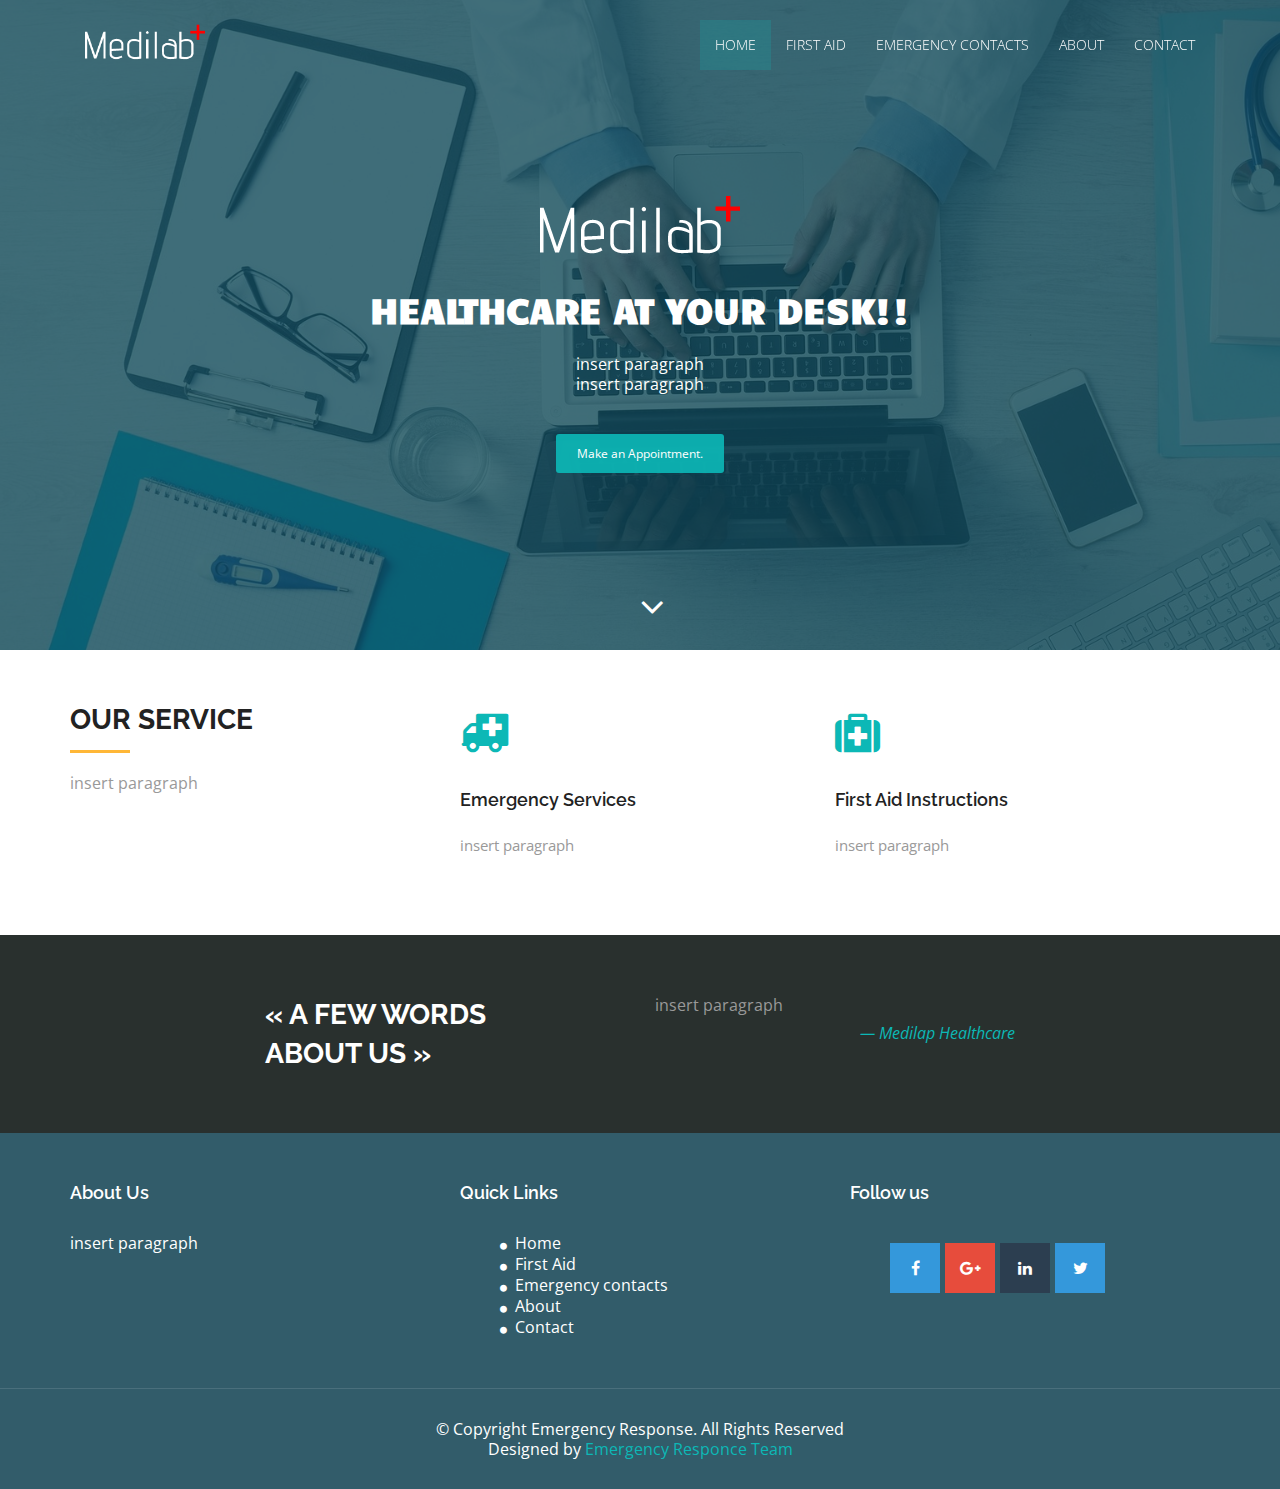
<file: Response4Emergencies/index.html>
<!DOCTYPE html>
<html lang="en">

<head>
  <meta charset="utf-8">
  <meta name="viewport" content="width=device-width, initial-scale=1">
  <title>Emergency Response</title>
  <meta name="description" content="Free Bootstrap Theme by BootstrapMade.com">
  <meta name="keywords" content="free website templates, free bootstrap themes, free template, free bootstrap, free website template">

  <link rel="stylesheet" type="text/css" href="https://fonts.googleapis.com/css?family=Open+Sans|Raleway|Candal">
  <link rel="stylesheet" type="text/css" href="css/font-awesome.min.css">
  <link rel="stylesheet" type="text/css" href="css/bootstrap.min.css">
  <link rel="stylesheet" type="text/css" href="css/style.css">

</head>

<body id="myPage" data-spy="scroll" data-target=".navbar" data-offset="60">
  <!--banner-->
  <section id="banner" class="banner">
    <div class="bg-color">
      <nav class="navbar navbar-default navbar-fixed-top">
        <div class="container">
          <div class="col-md-12">
            <div class="navbar-header">
              <button type="button" class="navbar-toggle" data-toggle="collapse" data-target="#myNavbar">
				        <span class="icon-bar"></span>
				        <span class="icon-bar"></span>
				        <span class="icon-bar"></span>
				      </button>
              <a class="navbar-brand" href="#"><img src="img/logo.png" class="img-responsive" style="width: 140px; margin-top: -16px;"></a>
            </div>
            <div class="collapse navbar-collapse navbar-right" id="myNavbar">
              <ul class="nav navbar-nav">
                <li class="active"><a href="index.html">Home</a></li>
                <li class=""><a href="firstaid.html">First Aid</a></li>
                <li class=""><a href="emergencycontacts.html">Emergency Contacts</a></li>
                <li class=""><a href="about.html">About</a></li>
                <li class=""><a href="contact.html">Contact</a></li>
              </ul>
            </div>
          </div>
        </div>
      </nav>
      <div class="container">
        <div class="row">
          <div class="banner-info">
            <div class="banner-logo text-center">
              <img src="img/logo.png" class="img-responsive">
            </div>
            <div class="banner-text text-center">
              <h1 class="white">Healthcare at your desk!!</h1>
              <p>insert paragraph <br>insert paragraph</p>
              <a href="#contact" class="btn btn-appoint">Make an Appointment.</a>
            </div>
            <div class="overlay-detail text-center">
              <a href="#service"><i class="fa fa-angle-down"></i></a>
            </div>
          </div>
        </div>
      </div>
    </div>
  </section>
  <!--/ banner-->
  <!--service-->
  <section id="service" class="section-padding">
    <div class="container">
      <div class="row">
        <div class="col-md-4 col-sm-4">
          <h2 class="ser-title">Our Service</h2>
          <hr class="botm-line">
          <p>insert paragraph</p>
        </div>
        <div class="col-md-4 col-sm-4">
          <div class="service-info">
            <div class="icon">
              <i class="fa fa-ambulance"></i>
            </div>
            <div class="icon-info">
              <h4>Emergency Services</h4>
              <p>insert paragraph</p>
            </div>
          </div>
          <div class="service-info">

          </div>
        </div>
        
          <div class="service-info">
            <div class="icon">
              <i class="fa fa-medkit"></i>
            </div>
            <div class="icon-info">
              <h4>First Aid Instructions</h4>
              <p>insert paragraph</p>
            </div>
          </div>
        </div>
      </div>
    </div>
  </section>
  <!--/ service-->
 
 

  <!--cta 2-->
  <section id="cta-2" class="section-padding">
    <div class="container">
      <div class=" row">
        <div class="col-md-2"></div>
        <div class="text-right-md col-md-4 col-sm-4">
          <h2 class="section-title white lg-line">« A few words<br> about us »</h2>
        </div>
        <div class="col-md-4 col-sm-5">
          insert paragraph
          <p class="text-right text-primary"><i>— Medilap Healthcare</i></p>
        </div>
        <div class="col-md-2"></div>
      </div>
    </div>
  </section>
  <!--cta-->
  
  <!--footer-->
  <footer id="footer">
    <div class="top-footer">
      <div class="container">
        <div class="row">
          <div class="col-md-4 col-sm-4 marb20">
            <div class="ftr-tle">
              <h4 class="white no-padding">About Us</h4>
            </div>
            <div class="info-sec">
              <p>insert paragraph</p>
            </div>
          </div>
          <div class="col-md-4 col-sm-4 marb20">
            <div class="ftr-tle">
              <h4 class="white no-padding">Quick Links</h4>
            </div>
            <div class="info-sec">
              <ul class="quick-info">
                <li><a href="index.html"><i class="fa fa-circle"></i>Home</a></li>
                <li><a href="firstaid.html"><i class="fa fa-circle"></i>First Aid</a></li>
                <li><a href="emergencycontacts.html"><i class="fa fa-circle"></i>Emergency contacts</a></li>
                <li><a href="about.html"><i class="fa fa-circle"></i>About</a></li>
                <li><a href="contact.html"><i class="fa fa-circle"></i>Contact</a></li>
              </ul>
            </div>
          </div>
          <div class="col-md-4 col-sm-4 marb20">
            <div class="ftr-tle">
              <h4 class="white no-padding">Follow us</h4>
            </div>
            <div class="info-sec">
              <ul class="social-icon">
                <li class="bglight-blue"><i class="fa fa-facebook"></i></li>
                <li class="bgred"><i class="fa fa-google-plus"></i></li>
                <li class="bgdark-blue"><i class="fa fa-linkedin"></i></li>
                <li class="bglight-blue"><i class="fa fa-twitter"></i></li>
              </ul>
            </div>
          </div>
        </div>
      </div>
    </div>
    <div class="footer-line">
      <div class="container">
        <div class="row">
          <div class="col-md-12 text-center">
            © Copyright Emergency Response. All Rights Reserved
            <div class="credits">
              <!--
                All the links in the footer should remain intact.
                You can delete the links only if you purchased the pro version.
                Licensing information: https://bootstrapmade.com/license/
                Purchase the pro version with working PHP/AJAX contact form: https://bootstrapmade.com/buy/?theme=Medilab
              -->
              Designed by <a href="https://bootstrapmade.com/">Emergency Responce Team</a>
            </div>
          </div>
        </div>
      </div>
    </div>
  </footer>
  <!--/ footer-->

  <script src="js/jquery.min.js"></script>
  <script src="js/jquery.easing.min.js"></script>
  <script src="js/bootstrap.min.js"></script>
  <script src="js/custom.js"></script>
  <script src="contactform/contactform.js"></script>

</body>

</html>
</file>
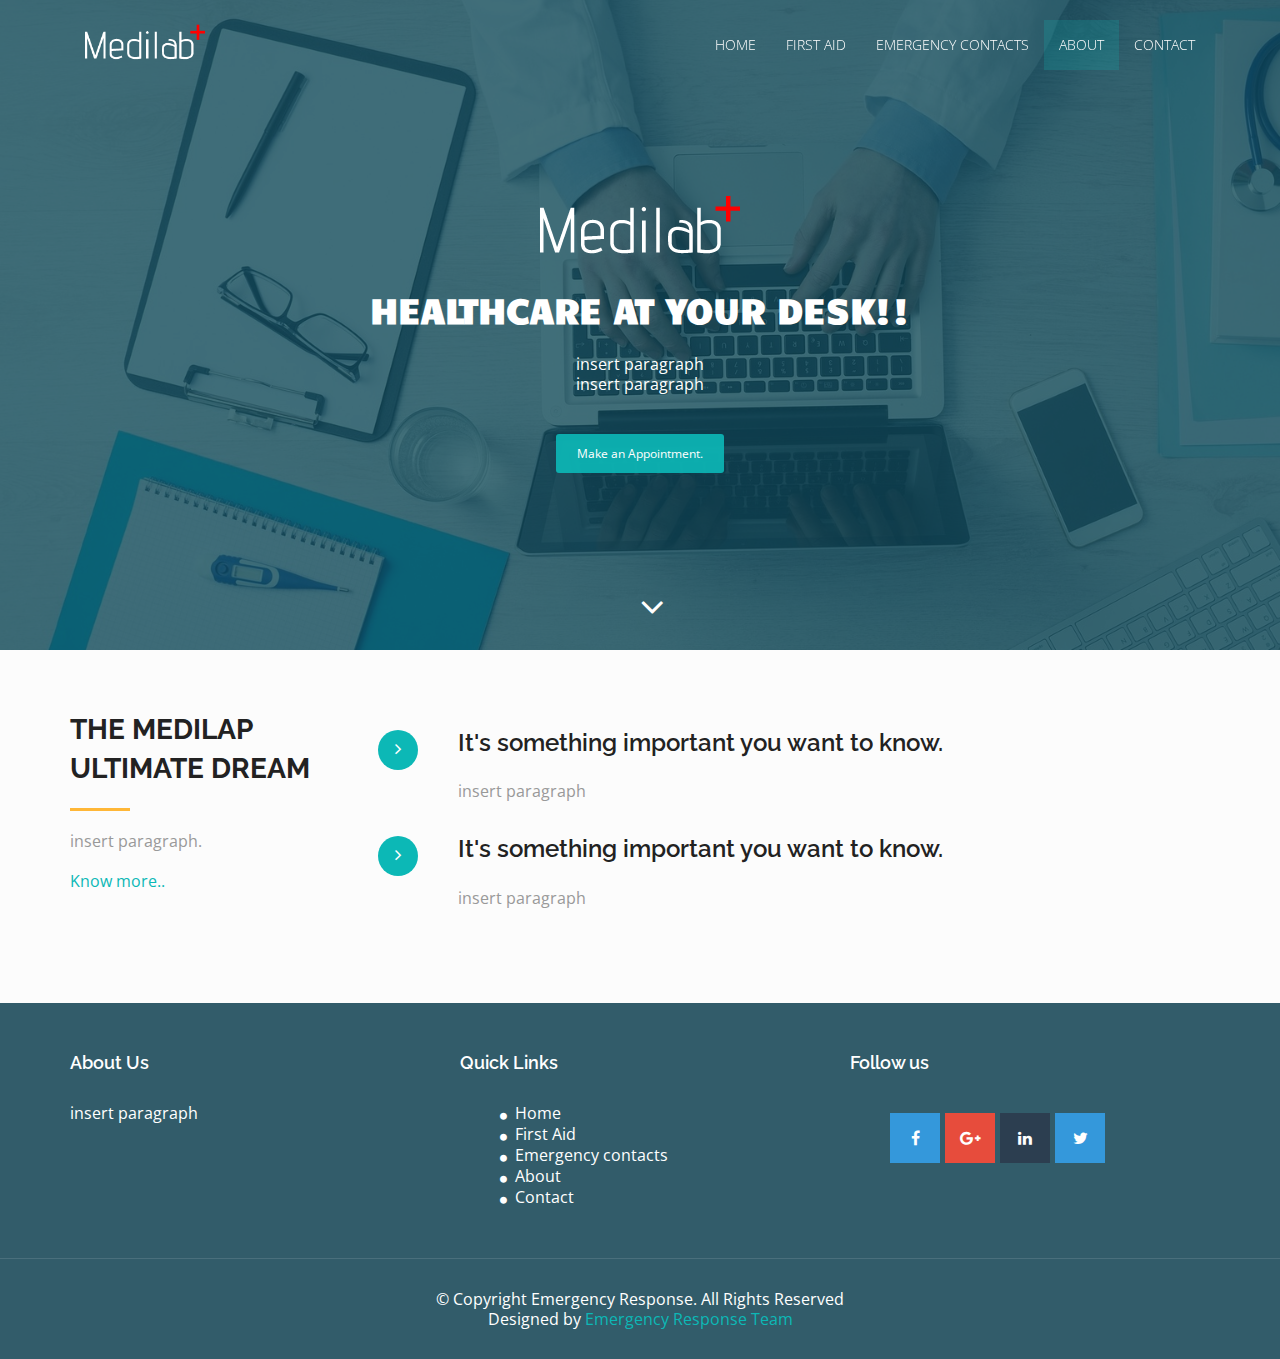
<file: Response4Emergencies/about.html>
<!DOCTYPE html>
<html lang="en">

<head>
  <meta charset="utf-8">
  <meta name="viewport" content="width=device-width, initial-scale=1">
  <title>Emergency Response</title>
  <meta name="description" content="Free Bootstrap Theme by BootstrapMade.com">
  <meta name="keywords" content="free website templates, free bootstrap themes, free template, free bootstrap, free website template">

  <link rel="stylesheet" type="text/css" href="https://fonts.googleapis.com/css?family=Open+Sans|Raleway|Candal">
  <link rel="stylesheet" type="text/css" href="css/font-awesome.min.css">
  <link rel="stylesheet" type="text/css" href="css/bootstrap.min.css">
  <link rel="stylesheet" type="text/css" href="css/style.css">

</head>

<body id="myPage" data-spy="scroll" data-target=".navbar" data-offset="60">
  <!--banner-->
  <section id="banner" class="banner">
    <div class="bg-color">
      <nav class="navbar navbar-default navbar-fixed-top">
        <div class="container">
          <div class="col-md-12">
            <div class="navbar-header">
              <button type="button" class="navbar-toggle" data-toggle="collapse" data-target="#myNavbar">
				        <span class="icon-bar"></span>
				        <span class="icon-bar"></span>
				        <span class="icon-bar"></span>
				      </button>
              <a class="navbar-brand" href="#"><img src="img/logo.png" class="img-responsive" style="width: 140px; margin-top: -16px;"></a>
            </div>
            <div class="collapse navbar-collapse navbar-right" id="myNavbar">
              <ul class="nav navbar-nav">
                <li class=""><a href="index.html">Home</a></li>
                <li class=""><a href="firstaid.html">First Aid</a></li>
                <li class=""><a href="emergencycontacts.html">Emergency Contacts</a></li>
                <li class="active"><a href="about.html">About</a></li>
                <li class=""><a href="contact.html">Contact</a></li>
              </ul>
            </div>
          </div>
        </div>
      </nav>
      <div class="container">
        <div class="row">
          <div class="banner-info">
            <div class="banner-logo text-center">
              <img src="img/logo.png" class="img-responsive">
            </div>
            <div class="banner-text text-center">
              <h1 class="white">Healthcare at your desk!!</h1>
              <p>insert paragraph <br>insert paragraph</p>
              <a href="#contact" class="btn btn-appoint">Make an Appointment.</a>
            </div>
            <div class="overlay-detail text-center">
              <a href="#service"><i class="fa fa-angle-down"></i></a>
            </div>
          </div>
        </div>
      </div>
    </div>
  </section>
  <!--/ banner-->
   <!--about-->
  <section id="about" class="section-padding">
    <div class="container">
      <div class="row">
        <div class="col-md-3 col-sm-4 col-xs-12">
          <div class="section-title">
            <h2 class="head-title lg-line">The Medilap <br>Ultimate Dream</h2>
            <hr class="botm-line">
            <p class="sec-para">insert paragraph.</p>
            <a href="" style="color: #0cb8b6; padding-top:10px;">Know more..</a>
          </div>
        </div>
        <div class="col-md-9 col-sm-8 col-xs-12">
          <div style="visibility: visible;" class="col-sm-9 more-features-box">
            <div class="more-features-box-text">
              <div class="more-features-box-text-icon"> <i class="fa fa-angle-right" aria-hidden="true"></i> </div>
              <div class="more-features-box-text-description">
                <h3>It's something important you want to know.</h3>
                <p>insert paragraph</p>
              </div>
            </div>
            <div class="more-features-box-text">
              <div class="more-features-box-text-icon"> <i class="fa fa-angle-right" aria-hidden="true"></i> </div>
              <div class="more-features-box-text-description">
                <h3>It's something important you want to know.</h3>
                <p>insert paragraph</p>
              </div>
            </div>
          </div>
        </div>
      </div>
    </div>
  </section>
  <!--/ about-->

  <!--footer-->
  <footer id="footer">
    <div class="top-footer">
      <div class="container">
        <div class="row">
          <div class="col-md-4 col-sm-4 marb20">
            <div class="ftr-tle">
              <h4 class="white no-padding">About Us</h4>
            </div>
            <div class="info-sec">
              <p>insert paragraph</p>
            </div>
          </div>
          <div class="col-md-4 col-sm-4 marb20">
            <div class="ftr-tle">
              <h4 class="white no-padding">Quick Links</h4>
            </div>
            <div class="info-sec">
              <ul class="quick-info">
                <li><a href="index.html"><i class="fa fa-circle"></i>Home</a></li>
                <li><a href="firstaid.html"><i class="fa fa-circle"></i>First Aid</a></li>
                <li><a href="emergencycontacts.html"><i class="fa fa-circle"></i>Emergency contacts</a></li>
                <li><a href="about.html"><i class="fa fa-circle"></i>About</a></li>
                <li><a href="contact.html"><i class="fa fa-circle"></i>Contact</a></li>
              </ul>
            </div>
          </div>
          <div class="col-md-4 col-sm-4 marb20">
            <div class="ftr-tle">
              <h4 class="white no-padding">Follow us</h4>
            </div>
            <div class="info-sec">
              <ul class="social-icon">
                <li class="bglight-blue"><i class="fa fa-facebook"></i></li>
                <li class="bgred"><i class="fa fa-google-plus"></i></li>
                <li class="bgdark-blue"><i class="fa fa-linkedin"></i></li>
                <li class="bglight-blue"><i class="fa fa-twitter"></i></li>
              </ul>
            </div>
          </div>
        </div>
      </div>
    </div>
    <div class="footer-line">
      <div class="container">
        <div class="row">
          <div class="col-md-12 text-center">
            © Copyright Emergency Response. All Rights Reserved
            <div class="credits">
              <!--
                All the links in the footer should remain intact.
                You can delete the links only if you purchased the pro version.
                Licensing information: https://bootstrapmade.com/license/
                Purchase the pro version with working PHP/AJAX contact form: https://bootstrapmade.com/buy/?theme=Medilab
              -->
              Designed by <a href="https://bootstrapmade.com/">Emergency Response Team</a>
            </div>
          </div>
        </div>
      </div>
    </div>
  </footer>
  <!--/ footer-->

  <script src="js/jquery.min.js"></script>
  <script src="js/jquery.easing.min.js"></script>
  <script src="js/bootstrap.min.js"></script>
  <script src="js/custom.js"></script>
  <script src="contactform/contactform.js"></script>

</body>

</html>
</file>
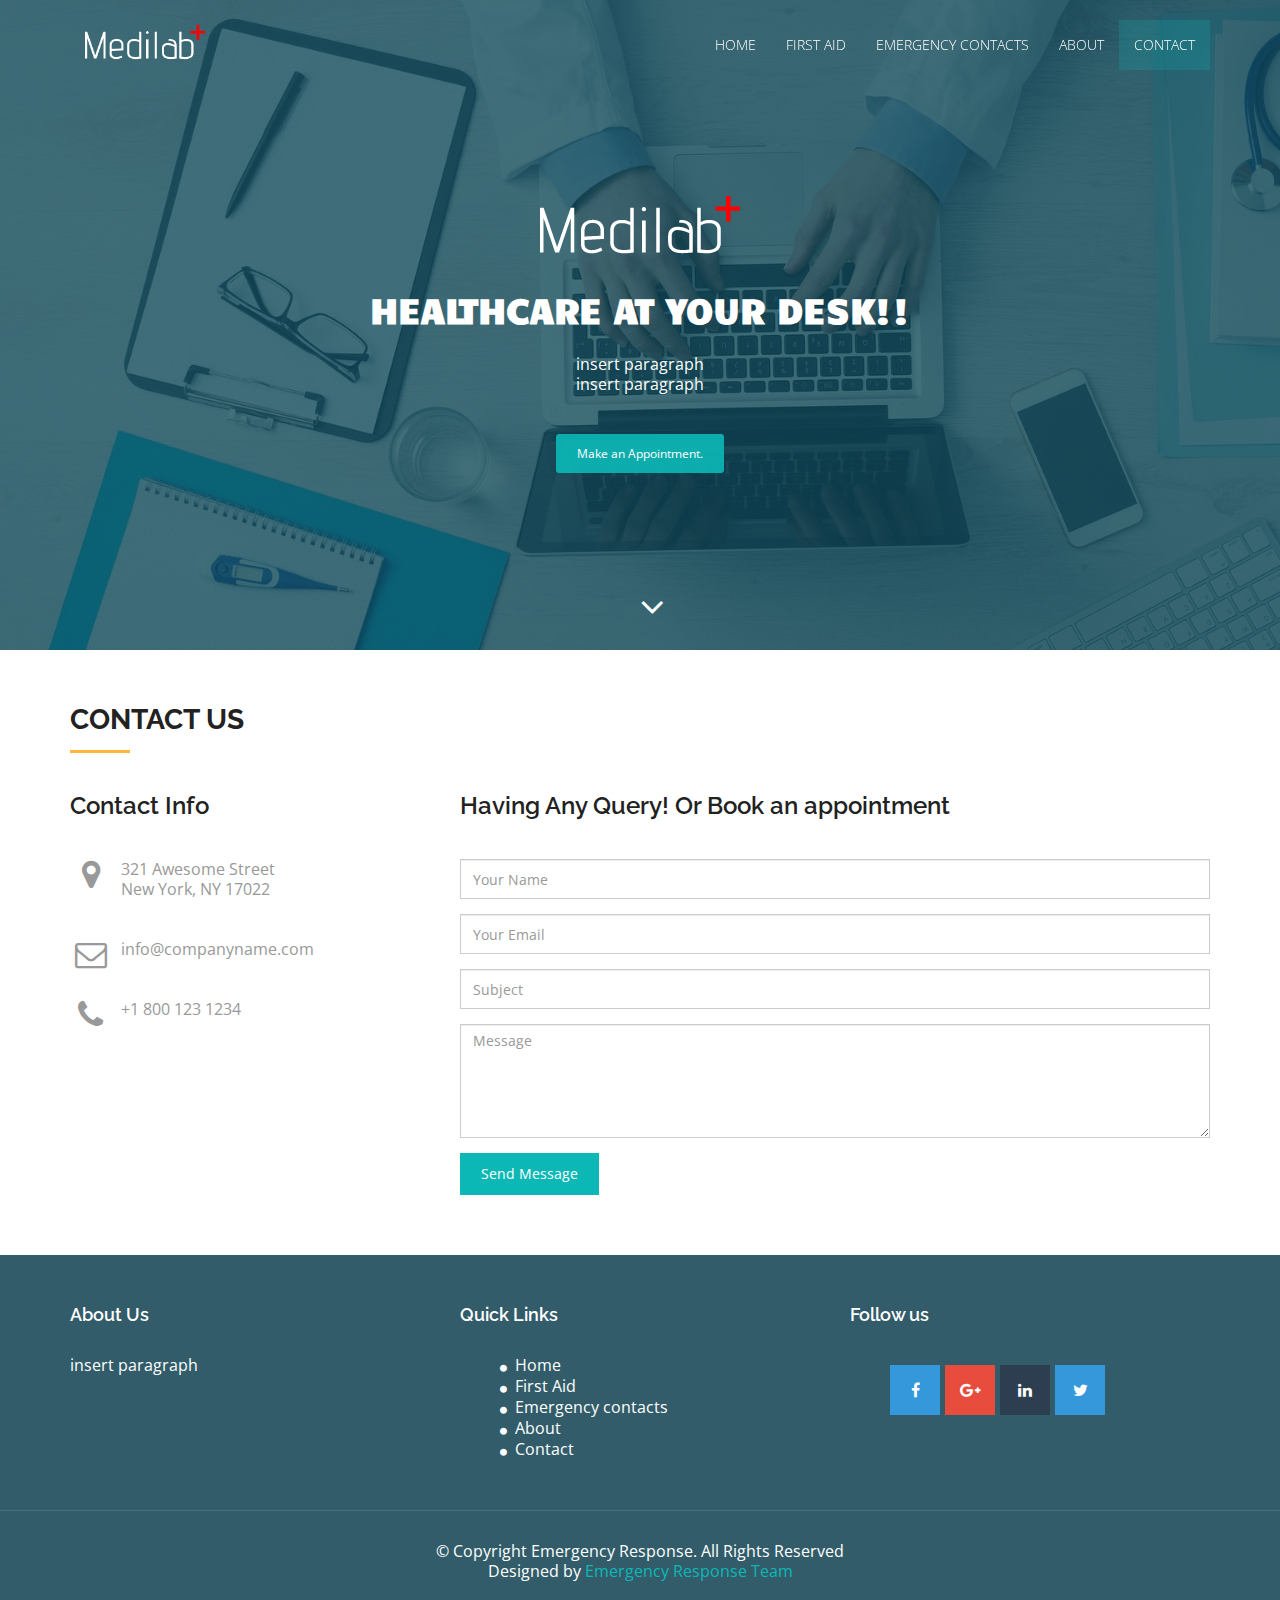
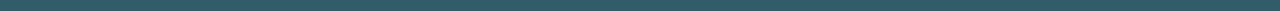
<file: Response4Emergencies/contact.html>
<!DOCTYPE html>
<html lang="en">

<head>
  <meta charset="utf-8">
  <meta name="viewport" content="width=device-width, initial-scale=1">
  <title>Emergency Response</title>
  <meta name="description" content="Free Bootstrap Theme by BootstrapMade.com">
  <meta name="keywords" content="free website templates, free bootstrap themes, free template, free bootstrap, free website template">

  <link rel="stylesheet" type="text/css" href="https://fonts.googleapis.com/css?family=Open+Sans|Raleway|Candal">
  <link rel="stylesheet" type="text/css" href="css/font-awesome.min.css">
  <link rel="stylesheet" type="text/css" href="css/bootstrap.min.css">
  <link rel="stylesheet" type="text/css" href="css/style.css">

</head>

<body id="myPage" data-spy="scroll" data-target=".navbar" data-offset="60">
  <!--banner-->
  <section id="banner" class="banner">
    <div class="bg-color">
      <nav class="navbar navbar-default navbar-fixed-top">
        <div class="container">
          <div class="col-md-12">
            <div class="navbar-header">
              <button type="button" class="navbar-toggle" data-toggle="collapse" data-target="#myNavbar">
				        <span class="icon-bar"></span>
				        <span class="icon-bar"></span>
				        <span class="icon-bar"></span>
				      </button>
              <a class="navbar-brand" href="#"><img src="img/logo.png" class="img-responsive" style="width: 140px; margin-top: -16px;"></a>
            </div>
            <div class="collapse navbar-collapse navbar-right" id="myNavbar">
              <ul class="nav navbar-nav">
                <li class=""><a href="index.html">Home</a></li>
                <li class=""><a href="firstaid.html">First Aid</a></li>
                <li class=""><a href="emergencycontacts.html">Emergency Contacts</a></li>
                <li class=""><a href="about.html">About</a></li>
                <li class="active"><a href="contact.html">Contact</a></li>
              </ul>
            </div>
          </div>
        </div>
      </nav>
      <div class="container">
        <div class="row">
          <div class="banner-info">
            <div class="banner-logo text-center">
              <img src="img/logo.png" class="img-responsive">
            </div>
            <div class="banner-text text-center">
              <h1 class="white">Healthcare at your desk!!</h1>
              <p>insert paragraph <br>insert paragraph</p>
              <a href="#contact" class="btn btn-appoint">Make an Appointment.</a>
            </div>
            <div class="overlay-detail text-center">
              <a href="#service"><i class="fa fa-angle-down"></i></a>
            </div>
          </div>
        </div>
      </div>
    </div>
  </section>
  <!--/ banner-->
  <!--contact-->
  <section id="contact" class="section-padding">
    <div class="container">
      <div class="row">
        <div class="col-md-12">
          <h2 class="ser-title">Contact us</h2>
          <hr class="botm-line">
        </div>
        <div class="col-md-4 col-sm-4">
          <h3>Contact Info</h3>
          <div class="space"></div>
          <p><i class="fa fa-map-marker fa-fw pull-left fa-2x"></i>321 Awesome Street<br> New York, NY 17022</p>
          <div class="space"></div>
          <p><i class="fa fa-envelope-o fa-fw pull-left fa-2x"></i>info@companyname.com</p>
          <div class="space"></div>
          <p><i class="fa fa-phone fa-fw pull-left fa-2x"></i>+1 800 123 1234</p>
        </div>
        <div class="col-md-8 col-sm-8 marb20">
          <div class="contact-info">
            <h3 class="cnt-ttl">Having Any Query! Or Book an appointment</h3>
            <div class="space"></div>
            <div id="sendmessage">Your message has been sent. Thank you!</div>
            <div id="errormessage"></div>
            <form action="" method="post" role="form" class="contactForm">
              <div class="form-group">
                <input type="text" name="name" class="form-control br-radius-zero" id="name" placeholder="Your Name" data-rule="minlen:4" data-msg="Please enter at least 4 chars" />
                <div class="validation"></div>
              </div>
              <div class="form-group">
                <input type="email" class="form-control br-radius-zero" name="email" id="email" placeholder="Your Email" data-rule="email" data-msg="Please enter a valid email" />
                <div class="validation"></div>
              </div>
              <div class="form-group">
                <input type="text" class="form-control br-radius-zero" name="subject" id="subject" placeholder="Subject" data-rule="minlen:4" data-msg="Please enter at least 8 chars of subject" />
                <div class="validation"></div>
              </div>
              <div class="form-group">
                <textarea class="form-control br-radius-zero" name="message" rows="5" data-rule="required" data-msg="Please write something for us" placeholder="Message"></textarea>
                <div class="validation"></div>
              </div>

              <div class="form-action">
                <button type="submit" class="btn btn-form">Send Message</button>
              </div>
            </form>
          </div>
        </div>
      </div>
    </div>
  </section>
  <!--/ contact-->
  <!--footer-->
  <footer id="footer">
    <div class="top-footer">
      <div class="container">
        <div class="row">
          <div class="col-md-4 col-sm-4 marb20">
            <div class="ftr-tle">
              <h4 class="white no-padding">About Us</h4>
            </div>
            <div class="info-sec">
              <p>insert paragraph</p>
            </div>
          </div>
          <div class="col-md-4 col-sm-4 marb20">
            <div class="ftr-tle">
              <h4 class="white no-padding">Quick Links</h4>
            </div>
            <div class="info-sec">
              <ul class="quick-info">
                <li><a href="index.html"><i class="fa fa-circle"></i>Home</a></li>
                <li><a href="firstaid.html"><i class="fa fa-circle"></i>First Aid</a></li>
                <li><a href="emergencycontacts.html"><i class="fa fa-circle"></i>Emergency contacts</a></li>
                <li><a href="about.html"><i class="fa fa-circle"></i>About</a></li>
                <li><a href="contact.html"><i class="fa fa-circle"></i>Contact</a></li>
              </ul>
            </div>
          </div>
          <div class="col-md-4 col-sm-4 marb20">
            <div class="ftr-tle">
              <h4 class="white no-padding">Follow us</h4>
            </div>
            <div class="info-sec">
              <ul class="social-icon">
                <li class="bglight-blue"><i class="fa fa-facebook"></i></li>
                <li class="bgred"><i class="fa fa-google-plus"></i></li>
                <li class="bgdark-blue"><i class="fa fa-linkedin"></i></li>
                <li class="bglight-blue"><i class="fa fa-twitter"></i></li>
              </ul>
            </div>
          </div>
        </div>
      </div>
    </div>
    <div class="footer-line">
      <div class="container">
        <div class="row">
          <div class="col-md-12 text-center">
            © Copyright Emergency Response. All Rights Reserved
            <div class="credits">
              <!--
                All the links in the footer should remain intact.
                You can delete the links only if you purchased the pro version.
                Licensing information: https://bootstrapmade.com/license/
                Purchase the pro version with working PHP/AJAX contact form: https://bootstrapmade.com/buy/?theme=Medilab
              -->
              Designed by <a href="https://bootstrapmade.com/">Emergency Response Team</a>
            </div>
          </div>
        </div>
      </div>
    </div>
  </footer>
  <!--/ footer-->

  <script src="js/jquery.min.js"></script>
  <script src="js/jquery.easing.min.js"></script>
  <script src="js/bootstrap.min.js"></script>
  <script src="js/custom.js"></script>
  <script src="contactform/contactform.js"></script>

</body>

</html>
</file>
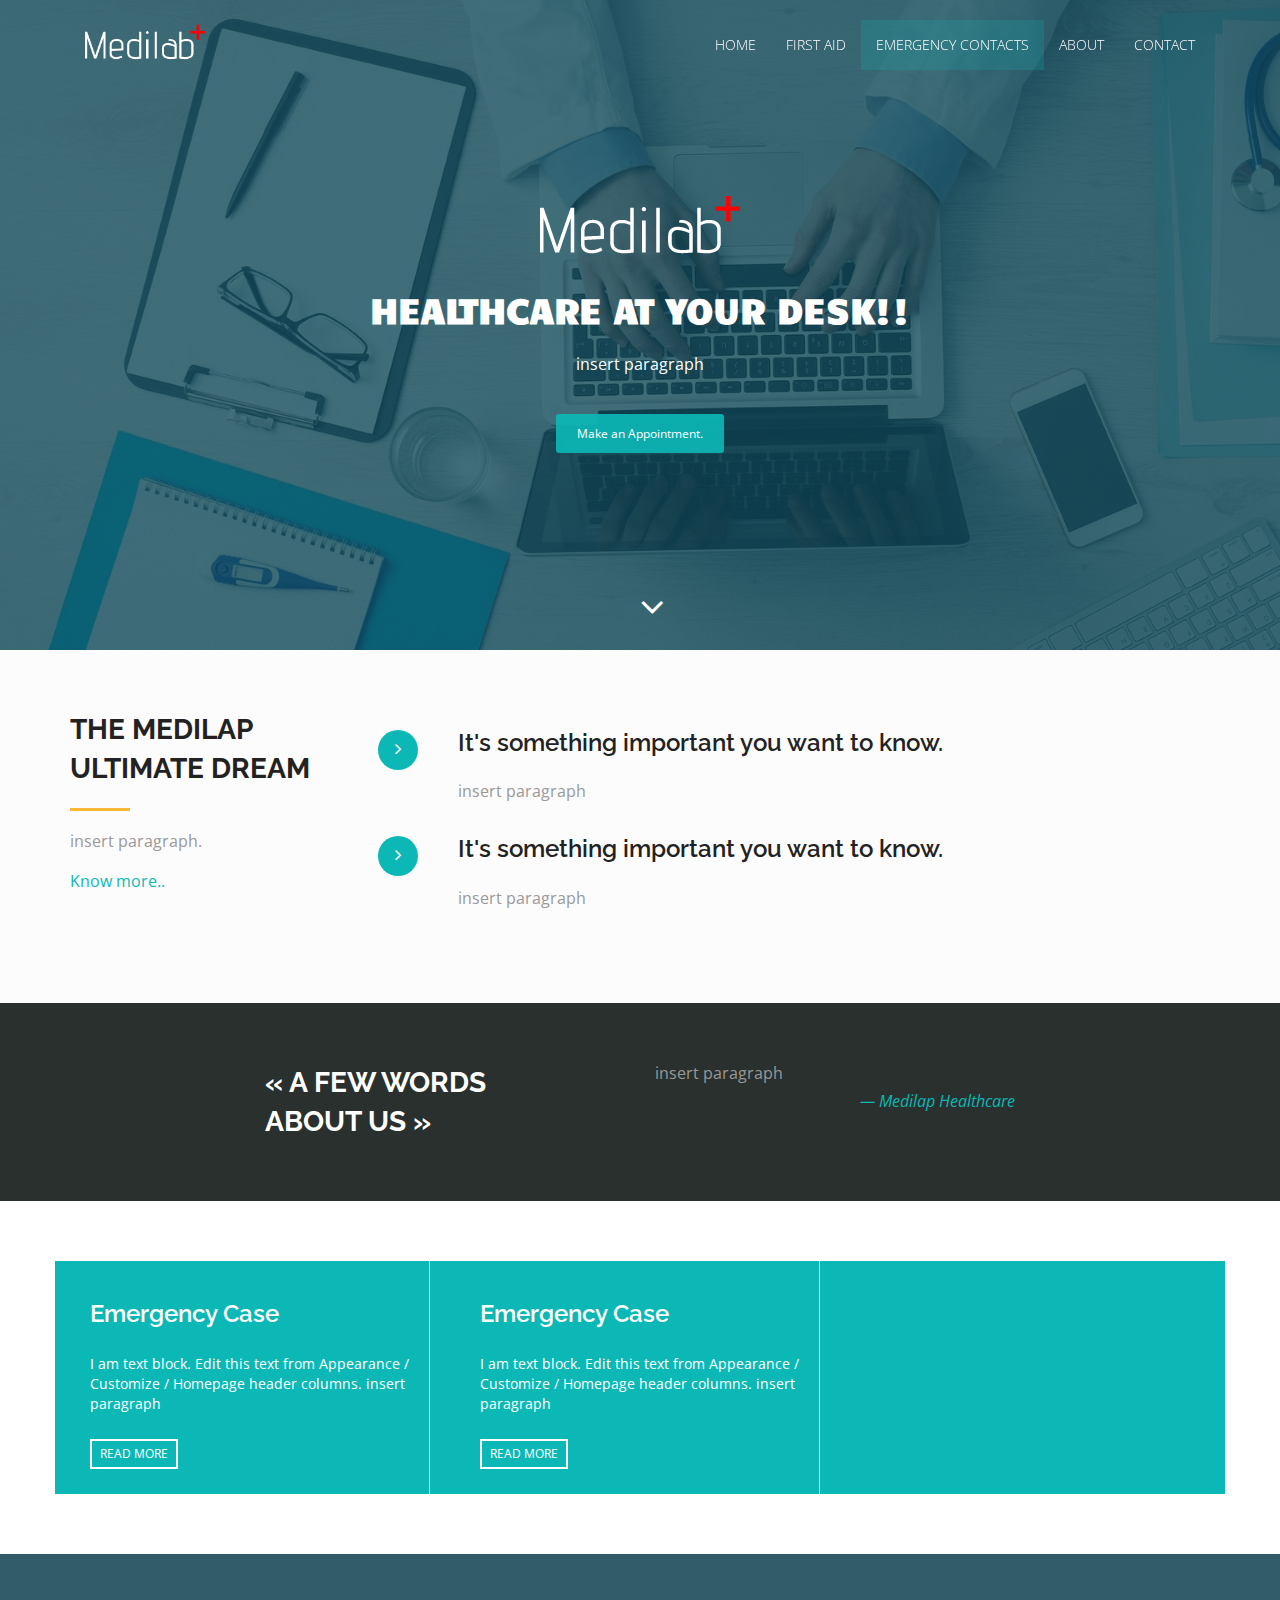
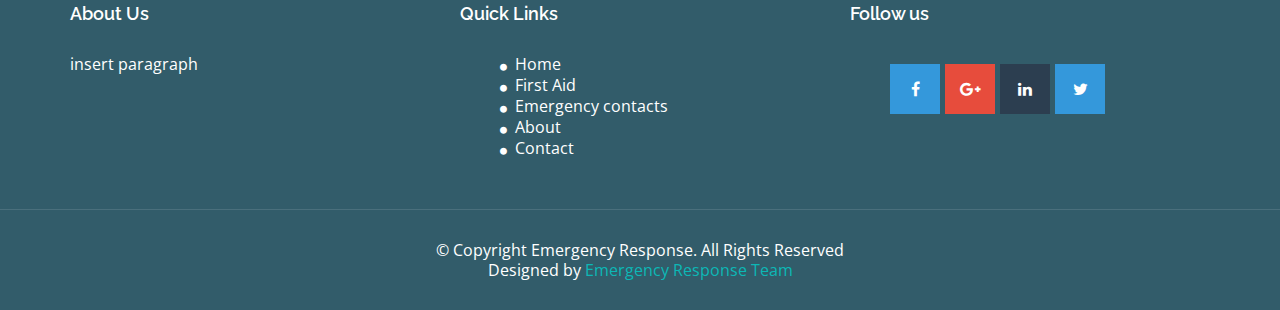
<file: Response4Emergencies/emergencycontacts.html>
<!DOCTYPE html>
<html lang="en">

<head>
  <meta charset="utf-8">
  <meta name="viewport" content="width=device-width, initial-scale=1">
  <title>Emergency Response</title>
  <meta name="description" content="Free Bootstrap Theme by BootstrapMade.com">
  <meta name="keywords" content="free website templates, free bootstrap themes, free template, free bootstrap, free website template">

  <link rel="stylesheet" type="text/css" href="https://fonts.googleapis.com/css?family=Open+Sans|Raleway|Candal">
  <link rel="stylesheet" type="text/css" href="css/font-awesome.min.css">
  <link rel="stylesheet" type="text/css" href="css/bootstrap.min.css">
  <link rel="stylesheet" type="text/css" href="css/style.css">

</head>

<body id="myPage" data-spy="scroll" data-target=".navbar" data-offset="60">
  <!--banner-->
  <section id="banner" class="banner">
    <div class="bg-color">
      <nav class="navbar navbar-default navbar-fixed-top">
        <div class="container">
          <div class="col-md-12">
            <div class="navbar-header">
              <button type="button" class="navbar-toggle" data-toggle="collapse" data-target="#myNavbar">
				        <span class="icon-bar"></span>
				        <span class="icon-bar"></span>
				        <span class="icon-bar"></span>
				      </button>
              <a class="navbar-brand" href="#"><img src="img/logo.png" class="img-responsive" style="width: 140px; margin-top: -16px;"></a>
            </div>
            <div class="collapse navbar-collapse navbar-right" id="myNavbar">
              <ul class="nav navbar-nav">
                <li class=""><a href="index.html">Home</a></li>
                <li class=""><a href="firstaid.html">First Aid</a></li>
                <li class="active"><a href="emergencycontacts.html">Emergency Contacts</a></li>
                <li class=""><a href="about.html">About</a></li>
                <li class=""><a href="contact.html">Contact</a></li>
              </ul>
            </div>
          </div>
        </div>
      </nav>
      <div class="container">
        <div class="row">
          <div class="banner-info">
            <div class="banner-logo text-center">
              <img src="img/logo.png" class="img-responsive">
            </div>
            <div class="banner-text text-center">
              <h1 class="white">Healthcare at your desk!!</h1>
              <p>insert paragraph</p>
              <a href="#contact" class="btn btn-appoint">Make an Appointment.</a>
            </div>
            <div class="overlay-detail text-center">
              <a href="#service"><i class="fa fa-angle-down"></i></a>
            </div>
          </div>
        </div>
      </div>
    </div>
  </section>
  <!--/ banner-->
  <!--about-->
  <section id="about" class="section-padding">
    <div class="container">
      <div class="row">
        <div class="col-md-3 col-sm-4 col-xs-12">
          <div class="section-title">
            <h2 class="head-title lg-line">The Medilap <br>Ultimate Dream</h2>
            <hr class="botm-line">
            <p class="sec-para">insert paragraph.</p>
            <a href="" style="color: #0cb8b6; padding-top:10px;">Know more..</a>
          </div>
        </div>
        <div class="col-md-9 col-sm-8 col-xs-12">
          <div style="visibility: visible;" class="col-sm-9 more-features-box">
            <div class="more-features-box-text">
              <div class="more-features-box-text-icon"> <i class="fa fa-angle-right" aria-hidden="true"></i> </div>
              <div class="more-features-box-text-description">
                <h3>It's something important you want to know.</h3>
                <p>insert paragraph</p>
              </div>
            </div>
            <div class="more-features-box-text">
              <div class="more-features-box-text-icon"> <i class="fa fa-angle-right" aria-hidden="true"></i> </div>
              <div class="more-features-box-text-description">
                <h3>It's something important you want to know.</h3>
                <p>insert paragraph</p>
              </div>
            </div>
          </div>
        </div>
      </div>
    </div>
  </section>
  <!--/ about-->
    <!--cta 2-->
  <section id="cta-2" class="section-padding">
    <div class="container">
      <div class=" row">
        <div class="col-md-2"></div>
        <div class="text-right-md col-md-4 col-sm-4">
          <h2 class="section-title white lg-line">« A few words<br> about us »</h2>
        </div>
        <div class="col-md-4 col-sm-5">
          insert paragraph
          <p class="text-right text-primary"><i>— Medilap Healthcare</i></p>
        </div>
        <div class="col-md-2"></div>
      </div>
    </div>
  </section>
  <!--cta-->
   <!--cta-->
  <section id="cta-1" class="section-padding">
    <div class="container">
      <div class="row">
        <div class="schedule-tab">
          <div class="col-md-4 col-sm-4 bor-left">
            <div class="mt-boxy-color"></div>
            <div class="medi-info">
              <h3>Emergency Case</h3>
              <p>I am text block. Edit this text from Appearance / Customize / Homepage header columns. insert paragraph </p>
              <a href="#" class="medi-info-btn">READ MORE</a>
            </div>
          </div>
          <div class="col-md-4 col-sm-4">
            <div class="medi-info">
              <h3>Emergency Case</h3>
              <p>I am text block. Edit this text from Appearance / Customize / Homepage header columns. insert paragraph </p>
              <a href="#" class="medi-info-btn">READ MORE</a>
            </div>
          </div>

        </div>
      </div>
    </div>
  </section>
  <!--cta-->
  <!--footer-->
  <footer id="footer">
    <div class="top-footer">
      <div class="container">
        <div class="row">
          <div class="col-md-4 col-sm-4 marb20">
            <div class="ftr-tle">
              <h4 class="white no-padding">About Us</h4>
            </div>
            <div class="info-sec">
              <p>insert paragraph</p>
            </div>
          </div>
          <div class="col-md-4 col-sm-4 marb20">
            <div class="ftr-tle">
              <h4 class="white no-padding">Quick Links</h4>
            </div>
            <div class="info-sec">
              <ul class="quick-info">
                <li><a href="index.html"><i class="fa fa-circle"></i>Home</a></li>
                <li><a href="firstaid.html"><i class="fa fa-circle"></i>First Aid</a></li>
                <li><a href="emergencycontacts.html"><i class="fa fa-circle"></i>Emergency contacts</a></li>
                <li><a href="about.html"><i class="fa fa-circle"></i>About</a></li>
                <li><a href="contact.html"><i class="fa fa-circle"></i>Contact</a></li>
              </ul>
            </div>
          </div>
          <div class="col-md-4 col-sm-4 marb20">
            <div class="ftr-tle">
              <h4 class="white no-padding">Follow us</h4>
            </div>
            <div class="info-sec">
              <ul class="social-icon">
                <li class="bglight-blue"><i class="fa fa-facebook"></i></li>
                <li class="bgred"><i class="fa fa-google-plus"></i></li>
                <li class="bgdark-blue"><i class="fa fa-linkedin"></i></li>
                <li class="bglight-blue"><i class="fa fa-twitter"></i></li>
              </ul>
            </div>
          </div>
        </div>
      </div>
    </div>
    <div class="footer-line">
      <div class="container">
        <div class="row">
          <div class="col-md-12 text-center">
            © Copyright Emergency Response. All Rights Reserved
            <div class="credits">
              <!--
                All the links in the footer should remain intact.
                You can delete the links only if you purchased the pro version.
                Licensing information: https://bootstrapmade.com/license/
                Purchase the pro version with working PHP/AJAX contact form: https://bootstrapmade.com/buy/?theme=Medilab
              -->
              Designed by <a href="https://bootstrapmade.com/">Emergency Response Team</a>
            </div>
          </div>
        </div>
      </div>
    </div>
  </footer>
  <!--/ footer-->

  <script src="js/jquery.min.js"></script>
  <script src="js/jquery.easing.min.js"></script>
  <script src="js/bootstrap.min.js"></script>
  <script src="js/custom.js"></script>
  <script src="contactform/contactform.js"></script>

</body>

</html>
</file>
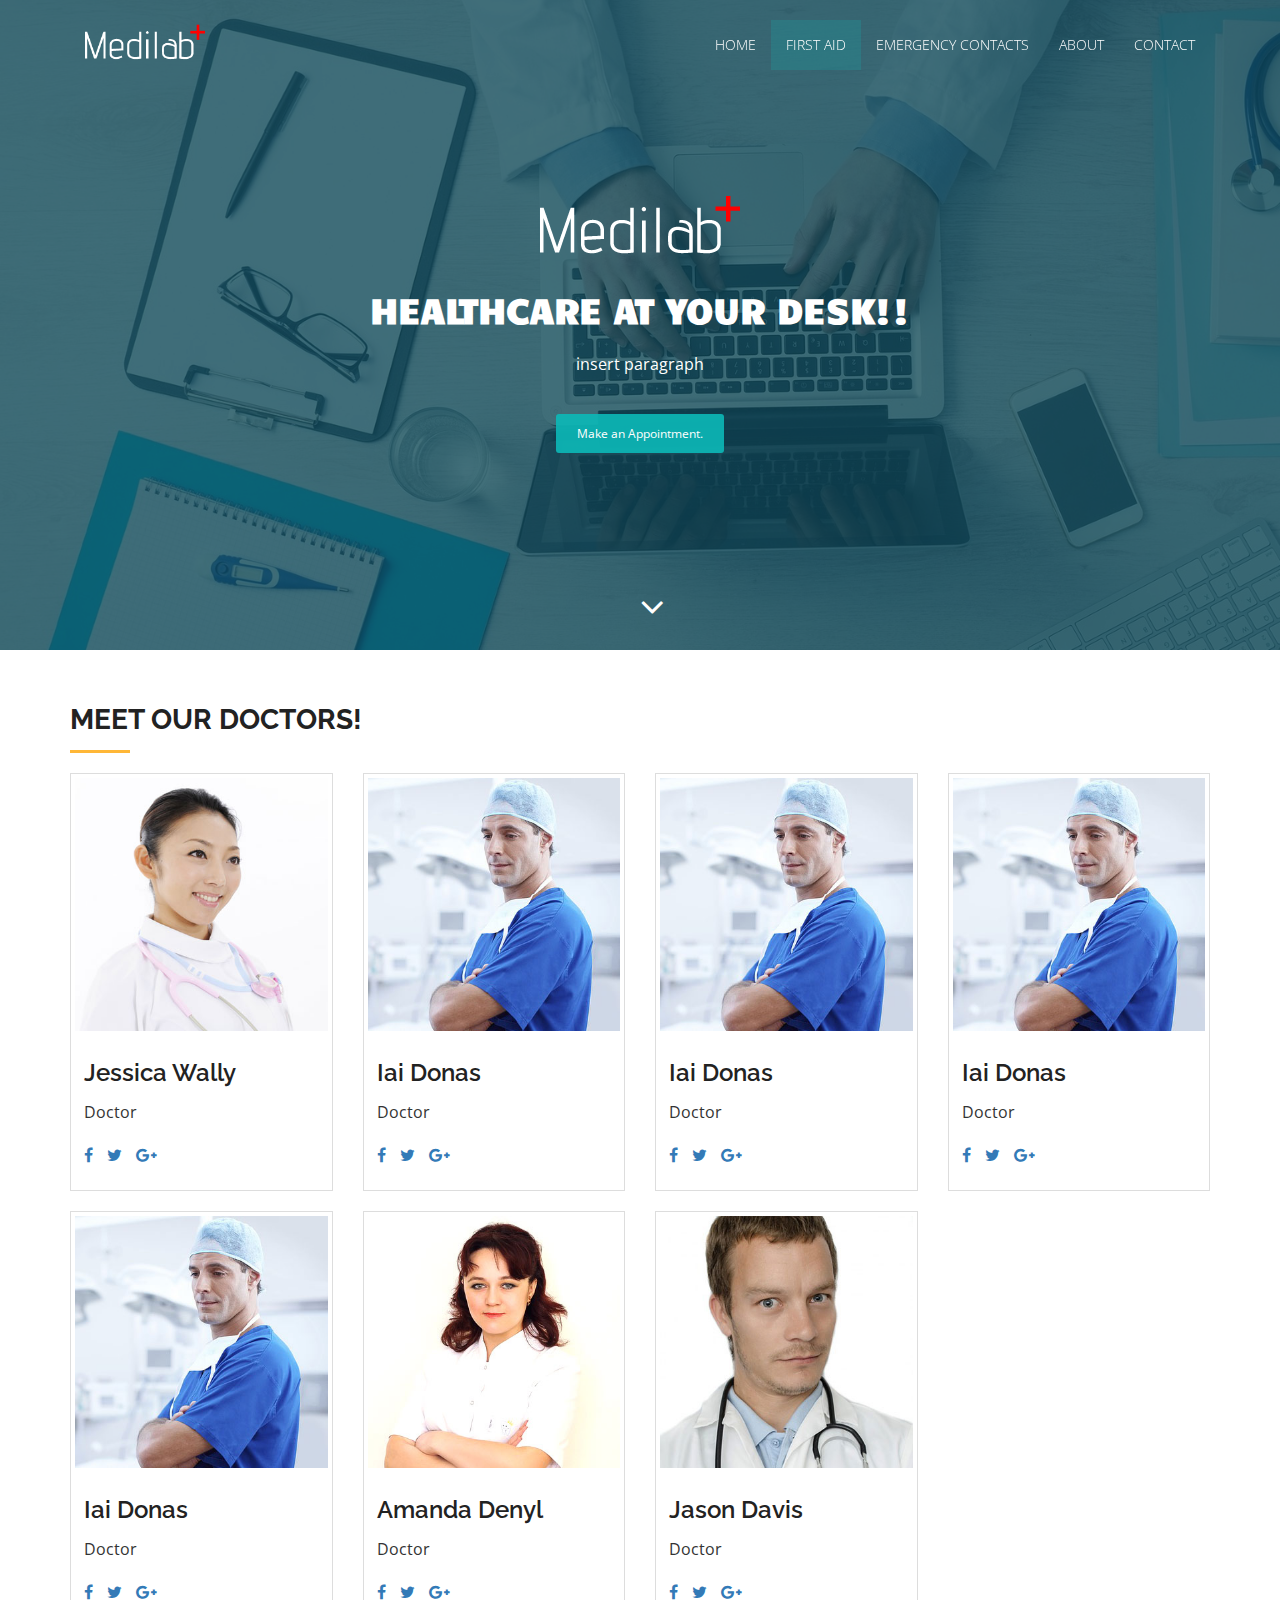
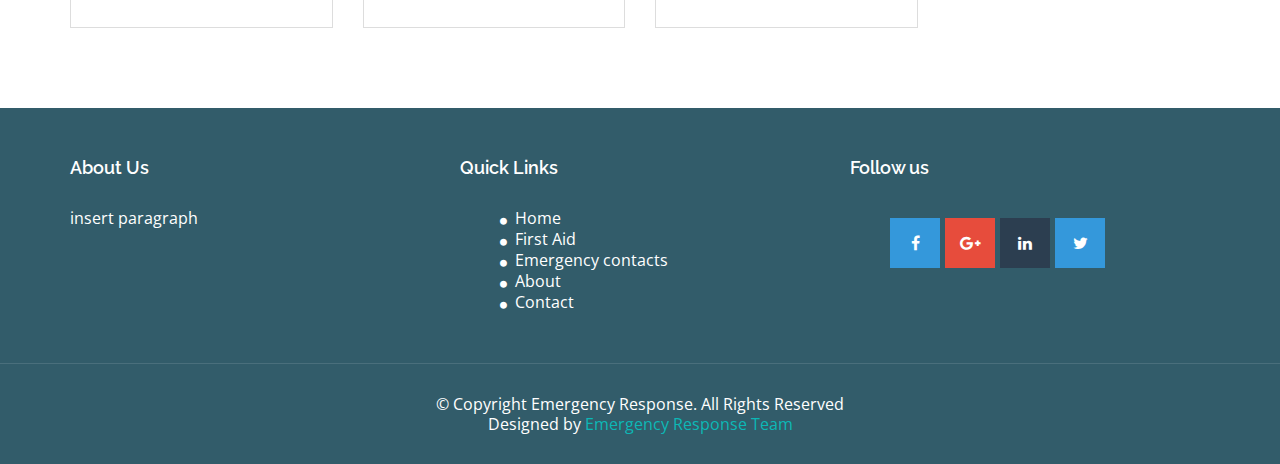
<file: Response4Emergencies/firstaid.html>
<!DOCTYPE html>
<html lang="en">

<head>
  <meta charset="utf-8">
  <meta name="viewport" content="width=device-width, initial-scale=1">
  <title>Emergency Response</title>
  <meta name="description" content="Free Bootstrap Theme by BootstrapMade.com">
  <meta name="keywords" content="free website templates, free bootstrap themes, free template, free bootstrap, free website template">

  <link rel="stylesheet" type="text/css" href="https://fonts.googleapis.com/css?family=Open+Sans|Raleway|Candal">
  <link rel="stylesheet" type="text/css" href="css/font-awesome.min.css">
  <link rel="stylesheet" type="text/css" href="css/bootstrap.min.css">
  <link rel="stylesheet" type="text/css" href="css/style.css">

</head>

<body id="myPage" data-spy="scroll" data-target=".navbar" data-offset="60">
  <!--banner-->
  <section id="banner" class="banner">
    <div class="bg-color">
      <nav class="navbar navbar-default navbar-fixed-top">
        <div class="container">
          <div class="col-md-12">
            <div class="navbar-header">
              <button type="button" class="navbar-toggle" data-toggle="collapse" data-target="#myNavbar">
				        <span class="icon-bar"></span>
				        <span class="icon-bar"></span>
				        <span class="icon-bar"></span>
				      </button>
              <a class="navbar-brand" href="#"><img src="img/logo.png" class="img-responsive" style="width: 140px; margin-top: -16px;"></a>
            </div>
            <div class="collapse navbar-collapse navbar-right" id="myNavbar">
              <ul class="nav navbar-nav">
                <li class=""><a href="index.html">Home</a></li>
                <li class="active"><a href="firstaid.html">First Aid</a></li>
                <li class=""><a href="emergencycontacts.html">Emergency Contacts</a></li>
                <li class=""><a href="about.html">About</a></li>
                <li class=""><a href="contact.html">Contact</a></li>
              </ul>
            </div>
          </div>
        </div>
      </nav>
      <div class="container">
        <div class="row">
          <div class="banner-info">
            <div class="banner-logo text-center">
              <img src="img/logo.png" class="img-responsive">
            </div>
            <div class="banner-text text-center">
              <h1 class="white">Healthcare at your desk!!</h1>
              <p>insert paragraph</p>
              <a href="#contact" class="btn btn-appoint">Make an Appointment.</a>
            </div>
            <div class="overlay-detail text-center">
              <a href="#service"><i class="fa fa-angle-down"></i></a>
            </div>
          </div>
        </div>
      </div>
    </div>
  </section>
  <!--/ banner-->
    <!--doctor team-->
  <section id="doctor-team" class="section-padding">
    <div class="container">
      <div class="row">
        <div class="col-md-12">
          <h2 class="ser-title">Meet Our Doctors!</h2>
          <hr class="botm-line">
        </div>
        <div class="col-md-3 col-sm-3 col-xs-6">
          <div class="thumbnail">
            <img src="img/doctor1.jpg" alt="..." class="team-img">
            <div class="caption">
              <h3>Jessica Wally</h3>
              <p>Doctor</p>
              <ul class="list-inline">
                <li><a href="#"><i class="fa fa-facebook"></i></a></li>
                <li><a href="#"><i class="fa fa-twitter"></i></a></li>
                <li><a href="#"><i class="fa fa-google-plus"></i></a></li>
              </ul>
            </div>
          </div>
        </div>
        <div class="col-md-3 col-sm-3 col-xs-6">
          <div class="thumbnail">
            <img src="img/doctor2.jpg" alt="..." class="team-img">
            <div class="caption">
              <h3>Iai Donas</h3>
              <p>Doctor</p>
              <ul class="list-inline">
                <li><a href="#"><i class="fa fa-facebook"></i></a></li>
                <li><a href="#"><i class="fa fa-twitter"></i></a></li>
                <li><a href="#"><i class="fa fa-google-plus"></i></a></li>
              </ul>
            </div>
          </div>
        </div>
        <div class="col-md-3 col-sm-3 col-xs-6">
          <div class="thumbnail">
            <img src="img/doctor2.jpg" alt="..." class="team-img">
            <div class="caption">
              <h3>Iai Donas</h3>
              <p>Doctor</p>
              <ul class="list-inline">
                <li><a href="#"><i class="fa fa-facebook"></i></a></li>
                <li><a href="#"><i class="fa fa-twitter"></i></a></li>
                <li><a href="#"><i class="fa fa-google-plus"></i></a></li>
              </ul>
            </div>
          </div>
        </div>
        <div class="col-md-3 col-sm-3 col-xs-6">
          <div class="thumbnail">
            <img src="img/doctor2.jpg" alt="..." class="team-img">
            <div class="caption">
              <h3>Iai Donas</h3>
              <p>Doctor</p>
              <ul class="list-inline">
                <li><a href="#"><i class="fa fa-facebook"></i></a></li>
                <li><a href="#"><i class="fa fa-twitter"></i></a></li>
                <li><a href="#"><i class="fa fa-google-plus"></i></a></li>
              </ul>
            </div>
          </div>
        </div>
        <div class="col-md-3 col-sm-3 col-xs-6">
          <div class="thumbnail">
            <img src="img/doctor2.jpg" alt="..." class="team-img">
            <div class="caption">
              <h3>Iai Donas</h3>
              <p>Doctor</p>
              <ul class="list-inline">
                <li><a href="#"><i class="fa fa-facebook"></i></a></li>
                <li><a href="#"><i class="fa fa-twitter"></i></a></li>
                <li><a href="#"><i class="fa fa-google-plus"></i></a></li>
              </ul>
            </div>
          </div>
        </div>
        <div class="col-md-3 col-sm-3 col-xs-6">
          <div class="thumbnail">
            <img src="img/doctor3.jpg" alt="..." class="team-img">
            <div class="caption">
              <h3>Amanda Denyl</h3>
              <p>Doctor</p>
              <ul class="list-inline">
                <li><a href="#"><i class="fa fa-facebook"></i></a></li>
                <li><a href="#"><i class="fa fa-twitter"></i></a></li>
                <li><a href="#"><i class="fa fa-google-plus"></i></a></li>
              </ul>
            </div>
          </div>
        </div>
        <div class="col-md-3 col-sm-3 col-xs-6">
          <div class="thumbnail">
            <img src="img/doctor4.jpg" alt="..." class="team-img">
            <div class="caption">
              <h3>Jason Davis</h3>
              <p>Doctor</p>
              <ul class="list-inline">
                <li><a href="#"><i class="fa fa-facebook"></i></a></li>
                <li><a href="#"><i class="fa fa-twitter"></i></a></li>
                <li><a href="#"><i class="fa fa-google-plus"></i></a></li>
              </ul>
            </div>
          </div>
        </div>
      </div>
    </div>
  </section>
  <!--/ doctor team-->
  <!--footer-->
  <footer id="footer">
    <div class="top-footer">
      <div class="container">
        <div class="row">
          <div class="col-md-4 col-sm-4 marb20">
            <div class="ftr-tle">
              <h4 class="white no-padding">About Us</h4>
            </div>
            <div class="info-sec">
              <p>insert paragraph</p>
            </div>
          </div>
          <div class="col-md-4 col-sm-4 marb20">
            <div class="ftr-tle">
              <h4 class="white no-padding">Quick Links</h4>
            </div>
            <div class="info-sec">
              <ul class="quick-info">
                <li><a href="index.html"><i class="fa fa-circle"></i>Home</a></li>
                <li><a href="firstaid.html"><i class="fa fa-circle"></i>First Aid</a></li>
                <li><a href="emergencycontacts.html"><i class="fa fa-circle"></i>Emergency contacts</a></li>
                <li><a href="about.html"><i class="fa fa-circle"></i>About</a></li>
                <li><a href="contact.html"><i class="fa fa-circle"></i>Contact</a></li>
              </ul>
            </div>
          </div>
          <div class="col-md-4 col-sm-4 marb20">
            <div class="ftr-tle">
              <h4 class="white no-padding">Follow us</h4>
            </div>
            <div class="info-sec">
              <ul class="social-icon">
                <li class="bglight-blue"><i class="fa fa-facebook"></i></li>
                <li class="bgred"><i class="fa fa-google-plus"></i></li>
                <li class="bgdark-blue"><i class="fa fa-linkedin"></i></li>
                <li class="bglight-blue"><i class="fa fa-twitter"></i></li>
              </ul>
            </div>
          </div>
        </div>
      </div>
    </div>
    <div class="footer-line">
      <div class="container">
        <div class="row">
          <div class="col-md-12 text-center">
            © Copyright Emergency Response. All Rights Reserved
            <div class="credits">
              <!--
                All the links in the footer should remain intact.
                You can delete the links only if you purchased the pro version.
                Licensing information: https://bootstrapmade.com/license/
                Purchase the pro version with working PHP/AJAX contact form: https://bootstrapmade.com/buy/?theme=Medilab
              -->
              Designed by <a href="https://bootstrapmade.com/">Emergency Response Team</a>
            </div>
          </div>
        </div>
      </div>
    </div>
  </footer>
  <!--/ footer-->

  <script src="js/jquery.min.js"></script>
  <script src="js/jquery.easing.min.js"></script>
  <script src="js/bootstrap.min.js"></script>
  <script src="js/custom.js"></script>
  <script src="contactform/contactform.js"></script>

</body>

</html>
</file>
<file: Response4Emergencies/css/style.css>
/*
    Theme Name: Medilab
    Theme URL: https://bootstrapmade.com/medilab-free-medical-bootstrap-theme/
    Author: BootstrapMade.com
    Author URL: https://bootstrapmade.com
*/

body {
	font-family: 'Open Sans', sans-serif;
	line-height: 20px;
	color: #999999;
	font-size: 300;
	font-size: 16px;
}
ol, ul {
	list-style: none;
}
blockquote, q {
	quotes: none;
}
blockquote:before, blockquote:after,
q:before, q:after {
	content: '';
	content: none;
}
table {
	border-collapse: collapse;
	border-spacing: 0;
}
h1, h2, h3, h4, h5, h6
{
	font-family: 'Raleway', sans-serif;
	font-weight: 600;
	color: #222222;
}
a, a:hover, a:focus, a:active{
    outline: none;
}

.section-padding{
	padding: 60px 0px;

}
h2 {
    line-height: 20px;
    margin: 0;
    font-size: 28px;
    font-weight: 700;
    text-transform: uppercase;
}
hr.botm-line {
    height: 3px;
    width: 60px;
    background: #ffb737;
    position: relative;
    border: 0;
    margin: 20px 0 20px 0;
}

/***************************************
banner
***************************************/
.navbar {
    margin-bottom: 0px;
    border: 0px;
}
.navbar {
    border-radius: 0px;
}
.navbar-default {
    background-color: #fff;
    padding: 20px 0;
    transition: all 0.3s;
}
.navbar-default {
    background-color: transparent;
    border: 0px;
}
.navbar {
    border-radius: 0px;
}

.navbar-brand
{
	font-family: 'Chewy', cursive;
	font-size: 32px;
}

.navbar-brand img {
    padding-top: 2px;
    width: 120px !important;
}

.navbar-default .navbar-brand, .navbar-default .navbar-brand:hover, .navbar-default .navbar-brand:focus {
    color: #EA6045;
}

@media (max-width: 768px) {
	.navbar-collapse {
		background: rgba(28,74,90, 0.9);
	}
}

.top-nav-collapse {
    padding: 0;
    background: rgba(28,74,90, 0.9);
}

.white, .white:hover, .white:focus
{
	color: #fff;
	width: 100% !important;
}
.block
{
	display: block;
}
.navbar-default .navbar-nav > .active > a, .navbar-default .navbar-nav > .active > a:focus, .navbar-default .navbar-nav > .active > a:hover {
    color: #fff;
    text-transform: uppercase;
    background-color: rgba(12, 184, 182, 0.21);
}
.navbar-default .navbar-nav > li > a
{
	color: #fff;
	text-transform: uppercase;
	font-size: 14px;
	font-weight: 300;
}
.navbar-default .navbar-nav > li > a:hover, .navbar-default .navbar-nav > li > a:focus
{
	color: #fff;
    text-transform: uppercase;
    background-color: rgba(12, 184, 182, 0.21);
}
.affix {
    background-color: #ffffff !important;
}
.affix .navbar-nav > li > a:hover, .affix .navbar-nav > li > a:focus
{
    background-color: rgba(12, 184, 182) !important;
}
#banner{
	background: url('../img/bg-banner.jpg') no-repeat fixed;
	background-size: cover;
	min-height: 650px;
	position: relative;
}
.bg-color{
	background-color: RGBA(13, 70, 83, 0.78);
	min-height: 650px;
}
.banner-info{
	padding-top: 190px;
}
.banner-logo img{
	display: inline-block;
}
.banner-text{
	color: #fff;
}
.banner-text h1{
	font-family: 'Candal', sans-serif;
	font-size: 35px;
	text-transform: uppercase;
	padding-bottom:15px;
}
.btn-appoint, .btn-appoint:hover, .btn-appoint:focus{
	margin-top: 30px;
	padding: 10px 20px;
	font-size: 12px;
	background-color: rgba(12, 184, 182, 0.91);
	border-radius: 3px;
	color: #fff;
}
.overlay-detail a i {
    text-align: center;
    position: absolute;
    bottom: 25px;
    font-size: 38px;
    color: #fff;
    margin: 0 auto;
}
.text-primary i{
    padding-top: 8px;
    display: inline-block;
}
/***************************************
services
***************************************/
.icon i{
	color: #0cb8b6;
	font-size: 45px;
	margin-bottom: 25px;
}
.service-info{
	margin-bottom: 20px;
}
.icon-info h4{
	padding-bottom: 15px;
}
.icon-info p{
	font-size: 15px !important;
}
/***************************************
cta-1
***************************************/
.schedule-tab {
	background-color: #0CB8B6;
	float: left;
}
.medi-info{
	border-right: 1px solid #fff;
}
.medi-info, .time-info{
	padding: 20px;
	color: #fff;
}
.medi-info h3, .time-info h3{
	padding-bottom: 16px;
	color: #fff;
	font-weight: 600;
}
.medi-info-btn, .medi-info-btn:hover, .medi-info-btn:focus {
    margin: 15px 0px 5px;
    display: inline-block;
    border: solid white 2px;
    padding: 3px 8px;
    font-size: 12px;
    color: #fff;
    font-weight: 400 !important;
    cursor: pointer;
}
td {
    border: 0px solid #ededed;
    border-top: 1px solid rgba(216, 216, 216, 0.5);
    padding: 6px 10px 6px 0;
}
.medi-info, .time-info{
    font-size: 14px;
}
/***************************************
about
***************************************/
#about{
    background-color: rgba(238, 238, 238, 0.15);
}
.lg-line{
	line-height: 1.4;
	font-size: 28px;
}
.more-features-box-text-icon {
    float: left;
    width: 40px;
    height: 40px;
    padding-top: 6px;
    background: #0cb8b6;
    -moz-border-radius: 50%;
    -webkit-border-radius: 50%;
    border-radius: 50%;
    color: #fff;
    text-align: center;
}
.more-features-box-text-description h3{
    padding-bottom: 15px;
}
.more-features-box-text-icon i {
    font-size: 18px;
    line-height: 26px;
}
.more-features-box-text-description{
	margin-left: 80px;
	margin-bottom: 35px;
}
.sec-para{
	padding-bottom: 10px;
}
/***************************************
doctor team
***************************************/
.thumbnail {
	border-radius: 0px;
}
.caption h3{
    padding-bottom: 5px;
}
.caption p{
    padding-bottom: 10px;
}
/***************************************
testimonial
***************************************/
#testimonial{
    background-color: #eee;
}
.testi-details {
    background: #fff;
    padding: 14px 24px;
    margin-bottom: 20px;
    box-shadow: 3px 3px 2px 0px rgba(0,0,0,0.18);
    position: relative;
}
.testi-info a {
    display: block;
    width: 50px;
    height: 50px;
    background-color: #fff;
    border-radius: 50%;
    float: left;
    margin-right: 10px;
}
.testi-info a img{
	border-radius: 50%;
}
.testi-info h3 {
    display: inline-block;
    line-height: 22px;
    font-weight: 600;
    color: #000;
    margin-top: 8px;
}
.testi-info h3 > span {
    display: block;
    line-height: 16px;
    font-weight: 400;
}
.testi-details::after {
    content: "";
    position: absolute;
    width: 0;
    height: 0;
    border-style: solid;
    border-color: transparent;
    border-left: 0;
    bottom: -40px;
    left: 56px;
    border-top-color: #fff;
    border-width: 20px;
}
.testi-details::before {
    content: '';
    position: absolute;
    transform: rotate(45deg);
    width: 0px;
    height: 0px;
    bottom: -30px;
    left: 45px;
    border-style: solid;
    border-width: 15px;
    border-color: transparent;
    z-index: -1;
    box-shadow: 3px -13px 5px 0px rgba(0, 0, 0, 0.18);
    border-left: 0;
}
/***************************************
cta -2
***************************************/
#cta-2{
	background-color: rgb(41, 48, 46);
}
.white{
	color: #fff;
}
.icon-play, .icon-play:hover, .icon-play:focus{
	background-color: #0CB8B6;
	padding: 5px 10px;
	color: #fff;
	text-decoration: none;
	padding: 5px 17px;
	margin-top: 26px;
	display: block;
}
.text-primary {
    color: #0cb8b6;
}
.icon-mar
{
	margin-right: 7px;
}
/***************************************
contact us
***************************************/
.space {
    margin-top: 40px;
}
.btn-form, .btn-form:hover, .btn-form:focus {
    background-color: #0cb8b6;
    color: #fff;
    border-radius: 0px;
    padding: 10px 20px;
}
.br-radius-zero {
    border-radius: 0px;
}
.form-control{
	height: 40px;
}

.validation {
    color: red;
    display:none;
    margin: 0 0 20px;
    font-weight:400;
    font-size:13px;
}

#sendmessage {
    color: green;
    border:1px solid green;
    display:none;
    text-align:center;
    padding:15px;
    font-weight:600;
    margin-bottom:15px;
}

#errormessage {
    color: red;
    display:none;
    border:1px solid red;
    text-align:center;
    padding:15px;
    font-weight:600;
    margin-bottom:15px;
}

#sendmessage.show, #errormessage.show, .show {
	display:block;
}


/***************************************
footer
***************************************/
#footer{
	background-color: #325C6A;
}
.ftr-tle {
    height: 50px;
}
.info-sec {
    color: #fff;
}
.quick-info li i {
    font-size: 8px;
    width: 15px;
    height: 15px;
    line-height: 15px;
    text-align: left;
}
.social-icon li {
    float: left;
    width: 50px;
    height: 50px;
    line-height: 50px;
    text-align: center;
    margin-right: 5px;
}
.bglight-blue {
    background-color: #3498DB;
}
.bgred {
    background-color: #E74C3C;
}
.bgdark-blue {
    background-color: #2C3E50;
}
.bglight-blue {
    background-color: #3498DB;
}
.top-footer {
    padding: 40px 0px;
    border-bottom: 1px solid rgba(255, 255, 255, 0.12);
}
.footer-line {
    padding: 30px 0px;
    color: #fff;
}

.footer-line a {
    color: #0CB8B6;
}

.quick-info li a{
    color: #fff;
}
.site-link, .site-link:hover, .site-link:focus
{
    color: #0cb8b6;
    text-transform: none;
}
@media (min-width: 551px) and (max-width: 980px){

}
@media (min-width: 220px) and (max-width: 551px){
    .testi-info{
        margin-bottom: 20px;
    }
    .marb20{
        margin-top: 30px;
    }
    h2{
        font-size: 24px;
        line-height: 1.2;
    }
    .section-title{
        margin-bottom: 30px;
    }
    .medi-info {
    border: 0px;
    border-bottom: 1px solid #fff;
    }
    .service-info{
        margin-top: 20px;
        margin-bottom: 0px;
    }
    .caption h3 {
    font-size: 14px;
    }
    .caption p{
    font-size: 12px;
    padding-bottom: 5px;
    }
    .caption ul li a i{
        font-size: 14px;
    }
    .banner-text h1{
        font-size: 24px;
    }
}
</file>
